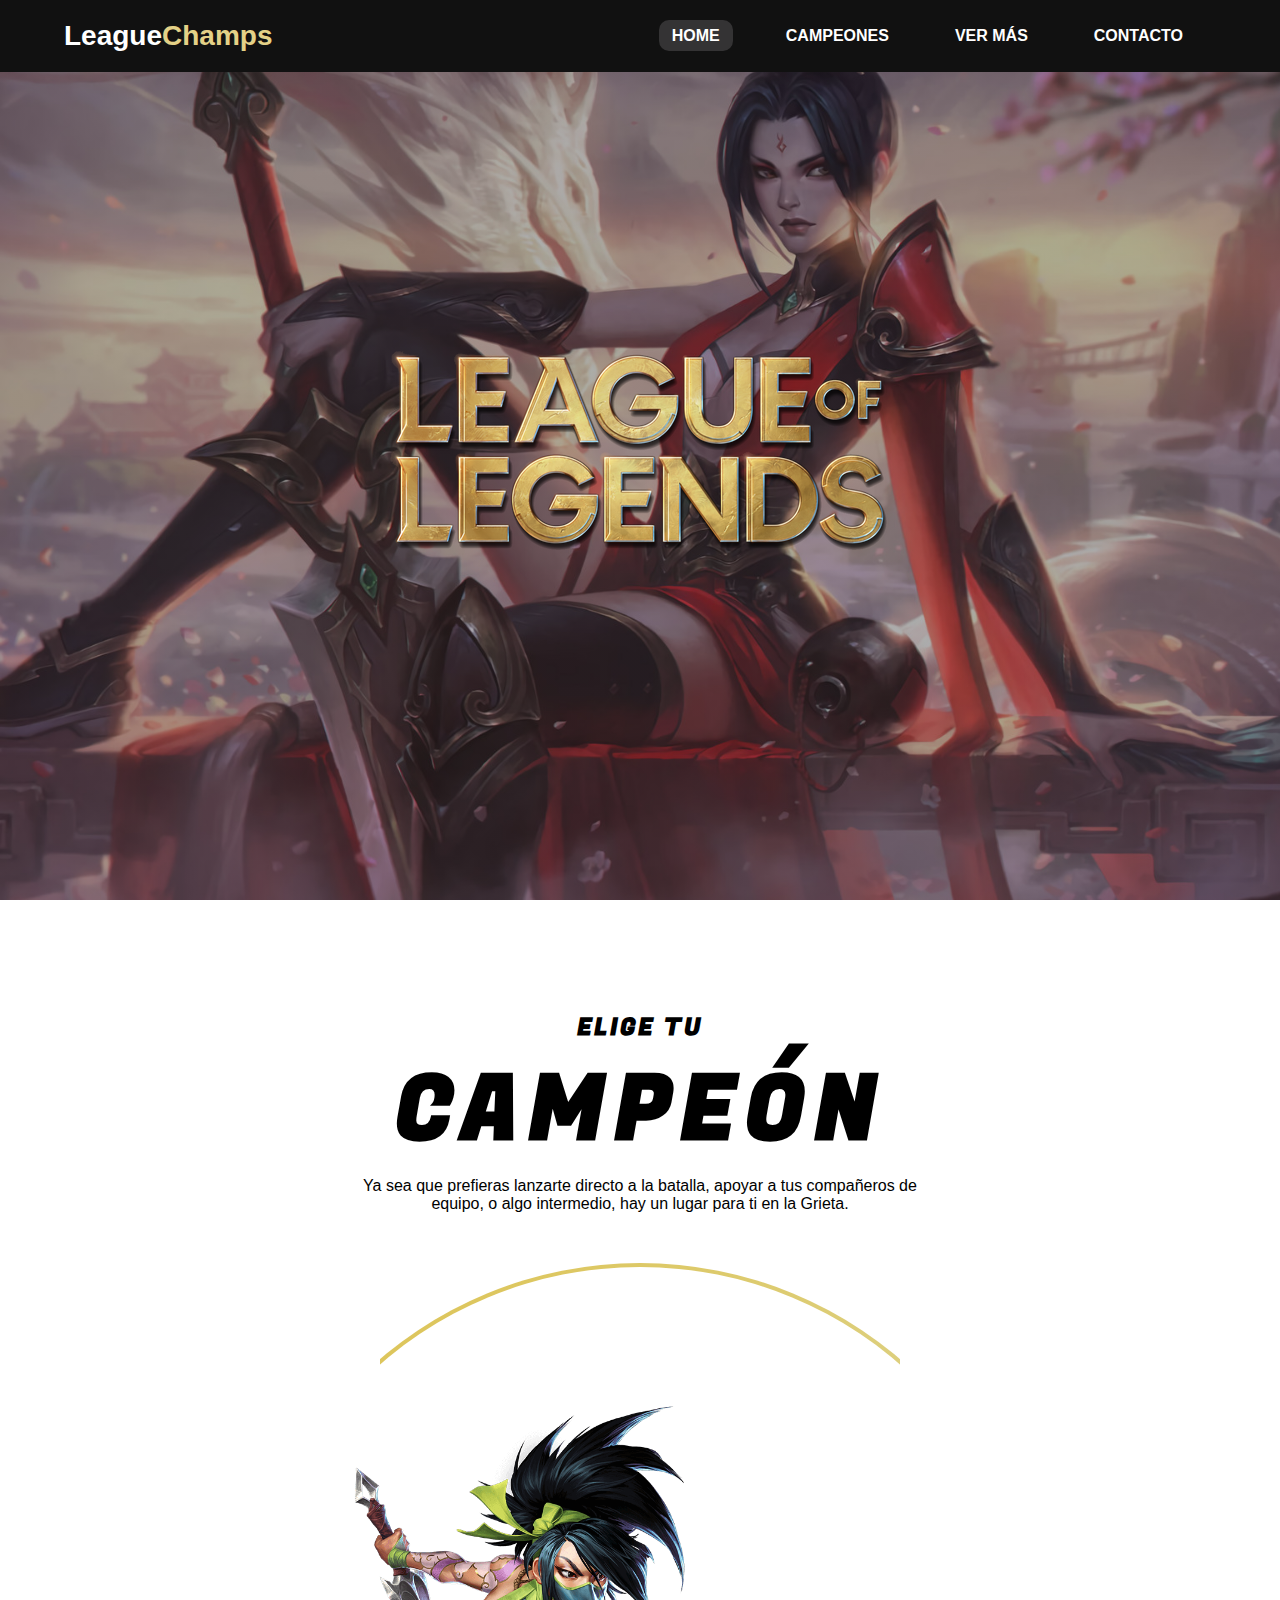
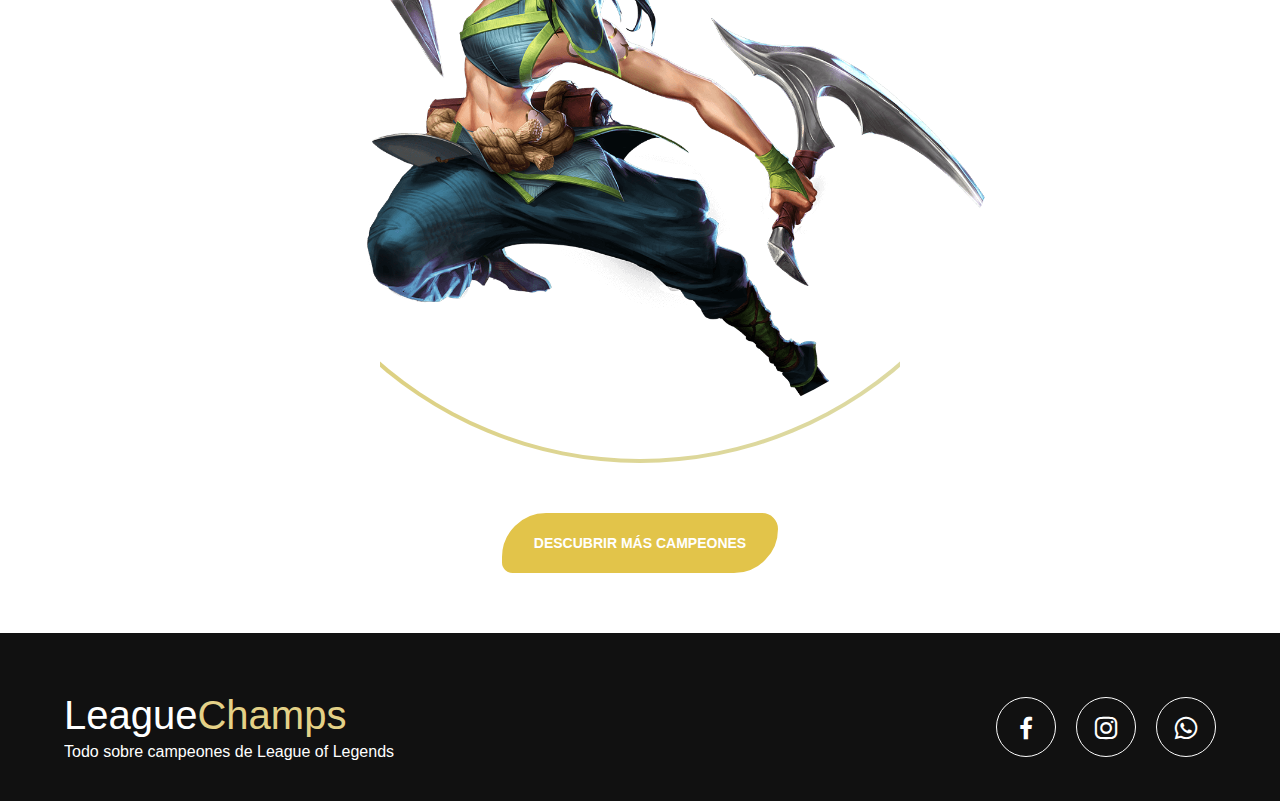
<file: rb/index.html>
<!DOCTYPE html>
<html lang="en">
<head>
    <meta charset="UTF-8">
    <meta http-equiv="X-UA-Compatible" content="IE=edge">
    <meta name="viewport" content="width=device-width, initial-scale=1.0">
    <!-- CSS only -->
    <link href='https://unpkg.com/boxicons@2.1.2/css/boxicons.min.css' rel='stylesheet'>
    <link rel="preconnect" href="https://fonts.googleapis.com">
    <link rel="preconnect" href="https://fonts.gstatic.com" crossorigin>
    <link href="https://fonts.googleapis.com/css2?family=Fira+Sans+Condensed&family=Open+Sans:wght@300;400;700&family=Poppins:wght@300;600;700;900&display=swap" rel="stylesheet">
    <link href="https://fonts.googleapis.com/css2?family=Fira+Sans+Condensed&family=Fugaz+One&family=Maven+Pro:wght@500&family=Open+Sans:wght@300;400;700&family=Poppins:wght@300;600;700;900&display=swap" rel="stylesheet">
    <link rel="stylesheet" href="estilos.css">
    <link rel="stylesheet" href="ambosestilos.css">
    <title>LeagueChamps</title>
</head>
<body>
    <header>
        <nav class="navbar">    
            <h2 class="sitename" href="#">League<span>Champs</span></h2>
            <img src="img/menu.png" alt="" class="bx-menu">
              <ul class="navbar-nav">
                <li class="nav-item "><a class="active"href="#">Home</a></li>
                <li class="nav-item"><a href="#champs">Campeones</a></li>
                <li class="nav-item"><a href="champs.html">Ver más</a></li>
                <li class="nav-item"><a href="#contacto">Contacto</a></li>
              </ul>
            </div>
          </nav>
        <div class="contenedor head">
            <img class="imagenlogo" src="img/logo.png" alt="">
        </div>
    </header>
    <main>
        <section class="campeones" id="champs">
            <div class="contenedor">
                <div class="contenedor-champs">
                    <h2 class="subtitulo">Elige tu <br><span>Campeón</span></h2>
                    <div class="data">
                        <p>Ya sea que prefieras lanzarte directo a la batalla, apoyar a tus compañeros de equipo, o algo intermedio, hay un lugar para ti en la Grieta.</p>
                    </div>
                    <div class="contenedor-img">
                        <div class='full'>
                            <div class="box">
                                <div class="content">
                                    <div class="banner">
                                        <div class="wrapper"> 
                                              <img src="img/akali.png" alt="1">
                                              <img src="img/lux.png" alt="2">
                                              <img src="img/tresh.png" alt="3">
                                              <img src="img/yasuo.png" alt="4">
                                        </div>                       
                                        </div> 
                                </div>
                            </div>      
                          </div>
                    </div>            
                    <button class="boton" onclick="location.href='champs.html'">Descubrir más campeones</a></button>
                </div>
            </div>
        </section>
        <section class="jugar">

        </section>
        <div id="elem">
        
        </div>
    </main>
    <footer id="contacto">
        <div class="contenedor footer-content">
            <div class="contact-us">
                <h2 class="brand">League<span>Champs</span></h2>
                <p>Todo sobre campeones de League of Legends</p>
            </div>
            <div class="social-media">
                <a href="https://es-la.facebook.com/" target="_blank" class="social-media-icon">
                    <i class='bx bxl-facebook'></i>
                </a>
                <a href="https://www.instagram.com/" target="_blank" class="social-media-icon">
                    <i class='bx bxl-instagram' ></i>
                </a>
                <a href="" target="_blank" class="social-media-icon">
                    <i class='bx bxl-whatsapp'></i>
                </a>
            </div>
        </div>
    </footer>
    <!-- JavaScript Bundle with Popper -->
    <script src="main.js"></script>
</body>
</html>
</file>
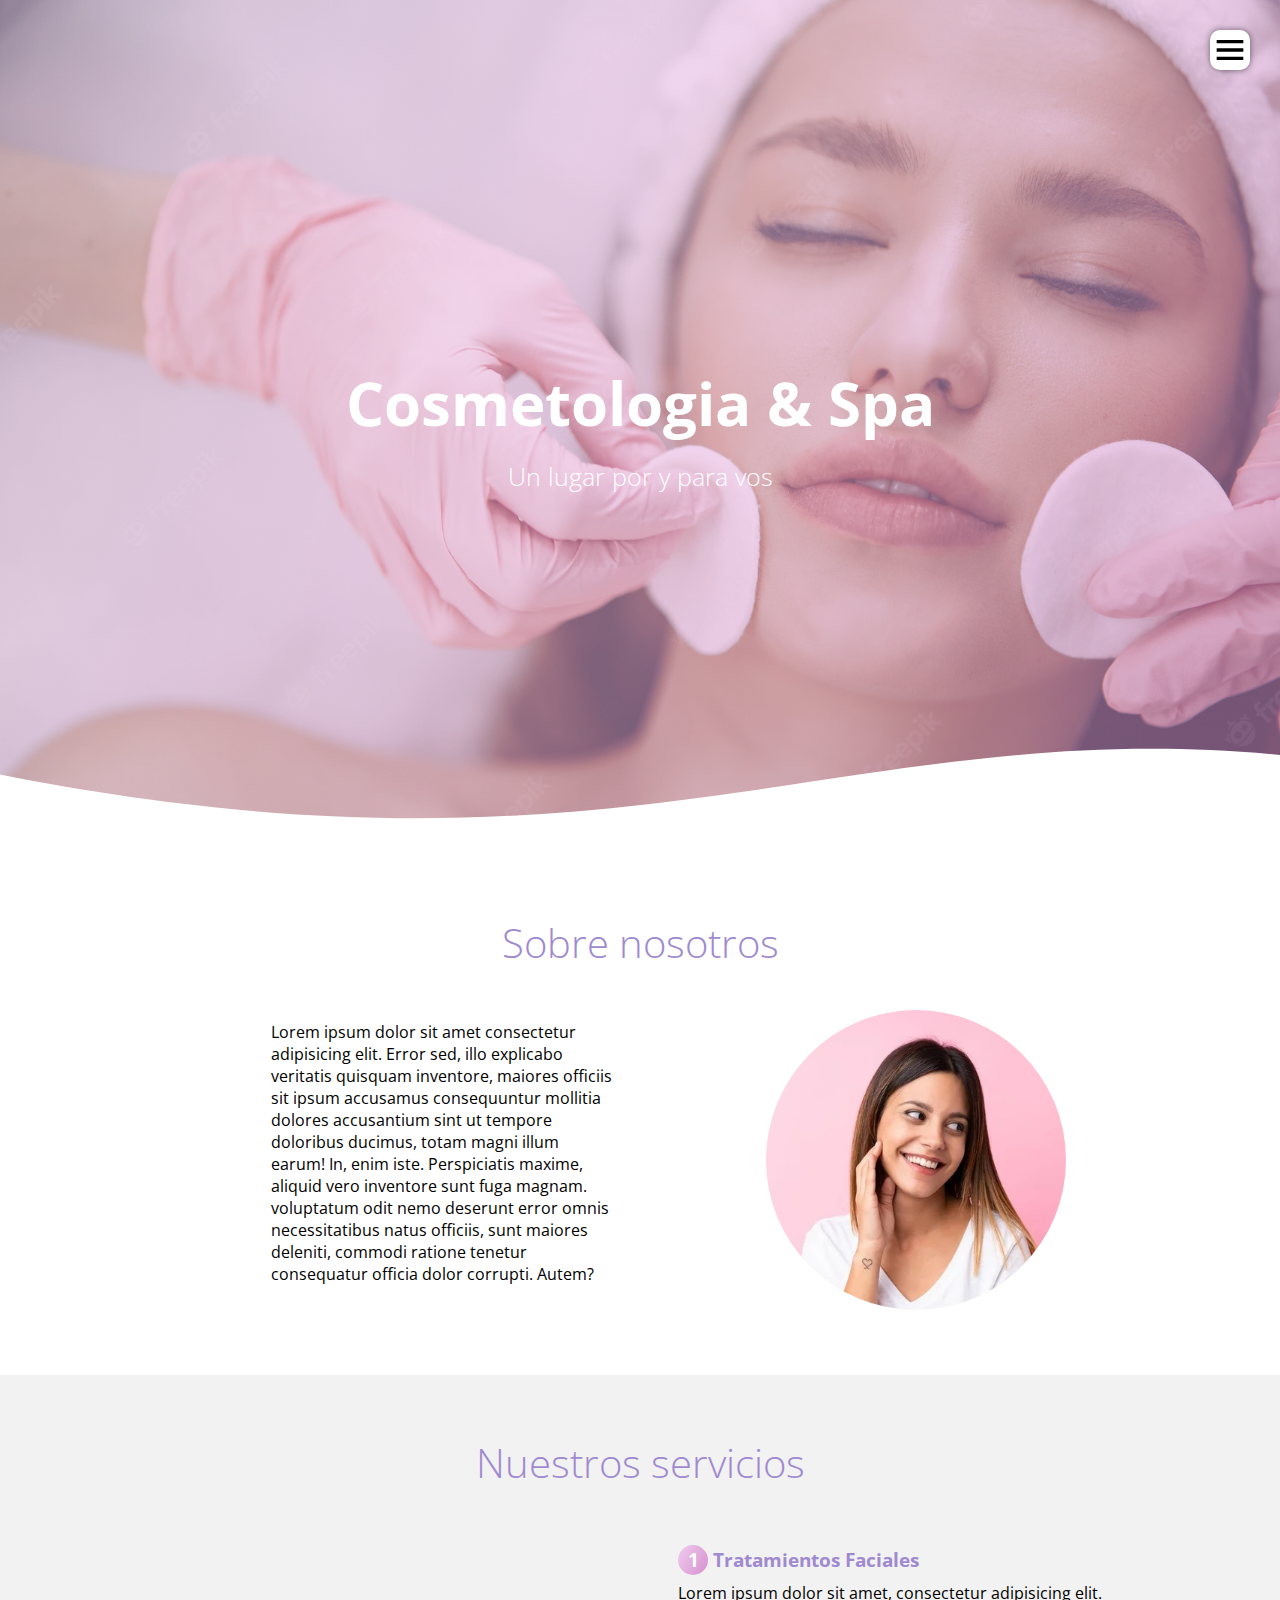
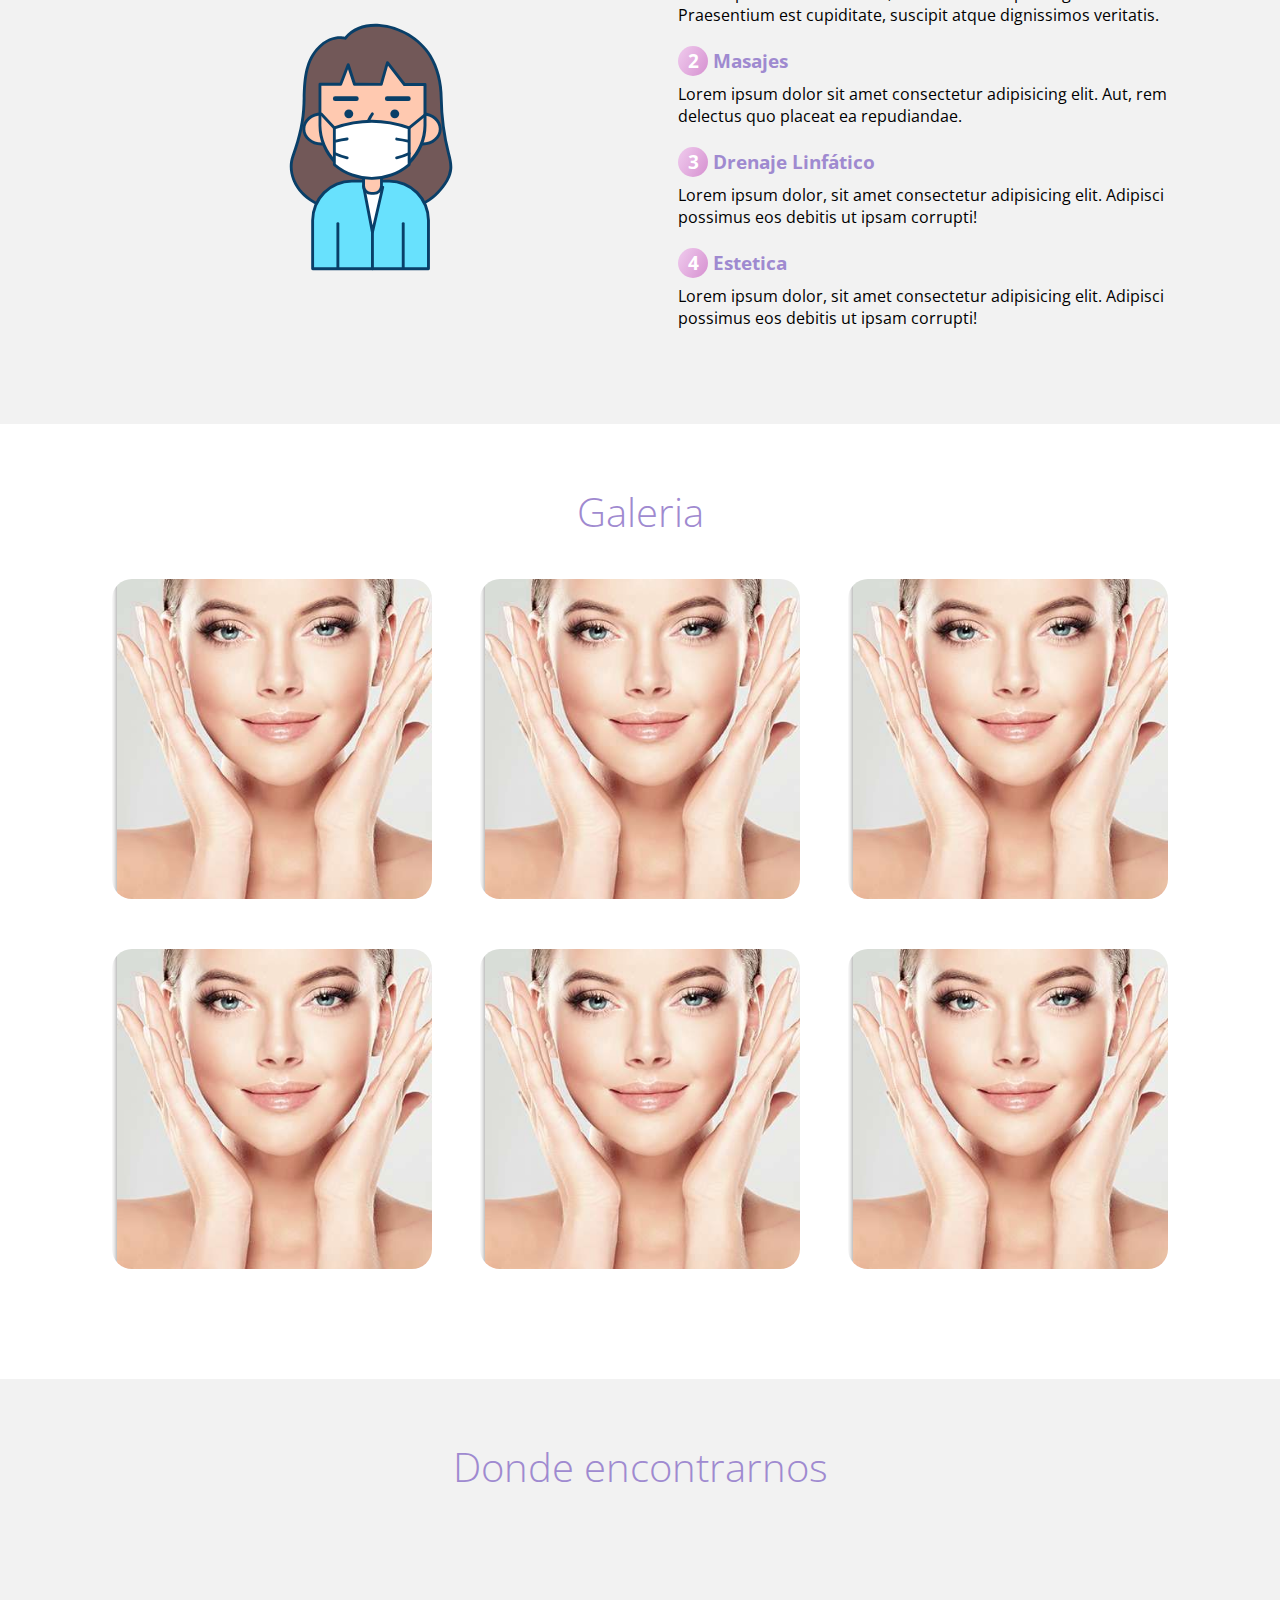
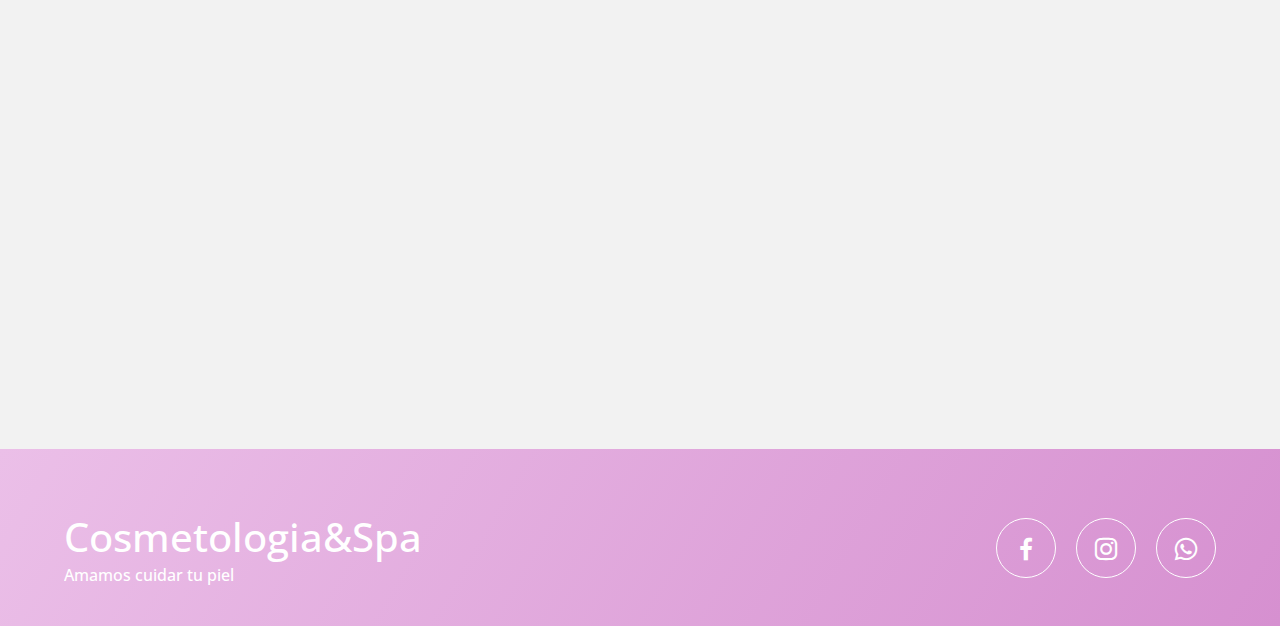
<file: responsive1/index.html>
<!DOCTYPE html>
<html lang="en">
<head>
    <meta charset="UTF-8">
    <meta http-equiv="X-UA-Compatible" content="IE=edge">
    <meta name="viewport" content="width=device-width, initial-scale=1.0">
    <link href='https://unpkg.com/boxicons@2.1.2/css/boxicons.min.css' rel='stylesheet'>
    <link rel="preconnect" href="https://fonts.googleapis.com">
    <link rel="preconnect" href="https://fonts.gstatic.com" crossorigin>
    <link href="https://fonts.googleapis.com/css2?family=Fira+Sans+Condensed&family=Open+Sans:wght@300;400;700&display=swap" rel="stylesheet">
    <link rel="stylesheet" href="estilos.css">
    <link rel="shortcut icon" href="images/icon.png">
    <title>Cosmetologia&Spa</title>
</head>
<body>
    <header class="header" id="inicio">
        <img src="images/bx-menu.svg" alt="" class="bx-menu">
        <nav class="menu-navegacion">
            <a href="#inicio">Inicio</a>
            <a href="#we">Sobre Nosotros</a>
            <a href="#servicio">Servicios</a>
            <a href="#portafolio">Galeria</a>
            <a id="prewrap" href="#localidad">Donde Encontrarnos</a>
            <a href="#contacto">Contacto</a>
        </nav>
        <div class="contenedor head">
            <h1 class="titulo">Cosmetologia & Spa</h1>
            <p class="copy">Un lugar por y para vos</p>
        </div>
        <div class="wave" style="height: 150px; overflow: hidden;" ><svg viewBox="0 0 500 150" preserveAspectRatio="none" style="height: 100%; width: 100%;"><path d="M-1.97,68.59 C244.64,194.91 330.98,8.41 500.00,49.98 L500.00,150.00 L0.00,150.00 Z" style="stroke: none; fill: #fff;"></path></svg></div>
    </header>
    <main>
        <section class="nosotros" id="we">
            <div class="contenedor">
            <h2 class="subtitulo">Sobre nosotros</h2>
            <div class="contenedor-nosotros">           
                <div class="nosotros-servicio">
                    <div class="who-text">
                        
                        <p>Lorem ipsum dolor sit amet consectetur adipisicing elit. Error sed, illo explicabo veritatis quisquam inventore, maiores officiis sit ipsum accusamus consequuntur mollitia dolores accusantium sint ut tempore doloribus ducimus, totam magni illum earum! In, enim iste. Perspiciatis maxime, aliquid vero inventore sunt fuga magnam. <br> voluptatum odit nemo deserunt error omnis necessitatibus natus officiis, sunt maiores deleniti, commodi ratione tenetur consequatur officia dolor corrupti. Autem?
                        </p>
                    </div>
                </div>
                <div class="nosotros-imagen">
                    <img src="images/f7.jpg" alt="">
                </div>
            </div>
            </div>
        </section>
        <section class="services" id="servicio">
            <div class="contenedor">
            <h2 class="subtitulo">Nuestros servicios</h2>
            <div class="contenedor-servicio">
                <img src="images/mask.svg" alt="">
                <div class="mask-servicio">
                    <div class="service">
                        <h3 class="n-service"><span class="number">1</span>Tratamientos Faciales</h3>
                        <p>Lorem ipsum dolor sit amet, consectetur adipisicing elit. Praesentium est cupiditate, suscipit atque dignissimos veritatis.</p>
                    </div>
                    <div class="service">
                        <h3 class="n-service"><span class="number">2</span>Masajes</h3>
                        <p>Lorem ipsum dolor sit amet consectetur adipisicing elit. Aut, rem delectus quo placeat ea repudiandae.</p>
                    </div>
                    <div class="service">
                        <h3 class="n-service"><span class="number">3</span>Drenaje Linfático</h3>
                        <p>Lorem ipsum dolor, sit amet consectetur adipisicing elit. Adipisci possimus eos debitis ut ipsam corrupti!</p>
                    </div>
                    <div class="service">
                        <h3 class="n-service"><span class="number">4</span>Estetica</h3>
                        <p>Lorem ipsum dolor, sit amet consectetur adipisicing elit. Adipisci possimus eos debitis ut ipsam corrupti!</p>
                    </div>
                </div>
            </div>
            </div>
        </section>
        <section class="gallery" id="portafolio">
            <div class="contenedor">
                <h2 class="subtitulo">Galeria</h2>
                <div class="contenedor-galeria">
                    <div class="box">
                        <img src="images/f2.jpg" alt="" class="img-galeria">
                        <div class="hover">
                            <h2>Microdermoabracion</h2>
                        </div>
                    </div>
                    <div class="box">
                        <img src="images/f2.jpg" alt="" class="img-galeria">
                        <div class="hover">
                            <h2>Dermaplaning</h2>
                        </div>
                    </div>
                    <div class="box">
                        <img src="images/f2.jpg" alt="" class="img-galeria">
                        <div class="hover">
                            <h2>Microneedling</h2>
                        </div>
                    </div>
                    <div class="box">
                        <img src="images/f2.jpg" alt="" class="img-galeria">
                        <div class="hover">
                            <h2>Peeling</h2>
                        </div>
                    </div>
                    <div class="box">
                        <img src="images/f2.jpg" alt="" class="img-galeria">
                        <div class="hover">
                            <h2>Radiofrecuencia</h2>
                        </div>
                    </div>
                    <div class="box">
                        <img src="images/f2.jpg" alt="" class="img-galeria">
                        <div class="hover">
                            <h2>Masajes</h2>
                        </div>
                    </div>
                </div>
            </div>
        </section>
        <section class="direccion" id="localidad">
            <div class="contenedor">
            <h2 class="subtitulo">Donde encontrarnos</h2>
            <section class="locality">
                <div class="cont-localidad">
                    <iframe src="https://www.google.com/maps/embed?pb=!1m18!1m12!1m3!1d26282.183451549274!2d-58.506256352221655!3d-34.57195994991696!2m3!1f0!2f0!3f0!3m2!1i1024!2i768!4f13.1!3m3!1m2!1s0x95bcb65c360890c1%3A0x8bd20bac2f970066!2sVilla%20Urquiza%2C%20CABA!5e0!3m2!1ses-419!2sar!4v1650767114454!5m2!1ses-419!2sar" width="600" height="450" style="border:0;" allowfullscreen="" loading="lazy" referrerpolicy="no-referrer-when-downgrade"></iframe>
                </div>
            </section>
            </div>
        </section>
    </main>
    <footer id="contacto">
        <div class="contenedor footer-content">
            <div class="contact-us">
                <h2 class="brand">Cosmetologia&Spa</h2>
                <p>Amamos cuidar tu piel</p>
            </div>
            <div class="social-media">
                <a href="https://es-la.facebook.com/" target="_blank" class="social-media-icon">
                    <i class='bx bxl-facebook'></i>
                </a>
                <a href="https://www.instagram.com/" target="_blank" class="social-media-icon">
                    <i class='bx bxl-instagram' ></i>
                </a>
                <a href="" target="_blank" class="social-media-icon">
                    <i class='bx bxl-whatsapp'></i>
                </a>
            </div>
        </div>
    </footer>
    
    
    <script src="js/menu.js"></script>
    
</body>
</html>
</file>
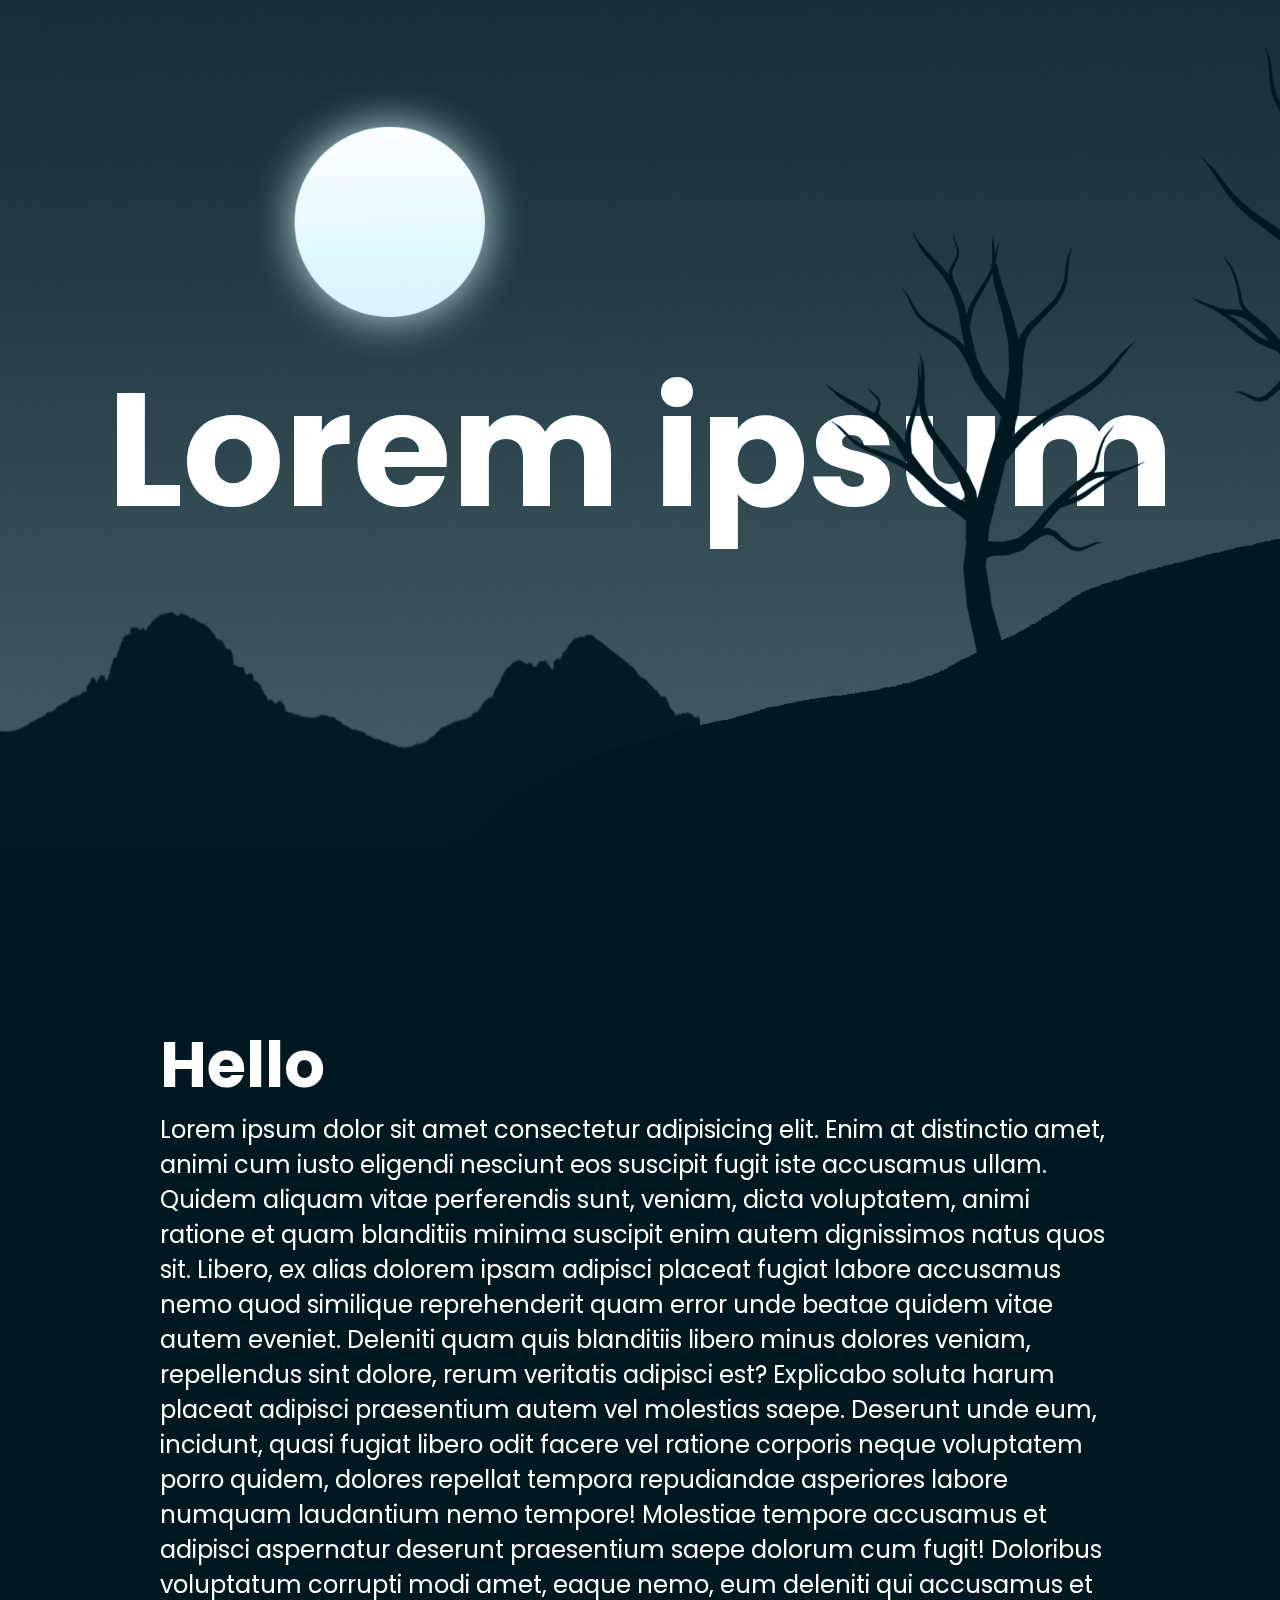
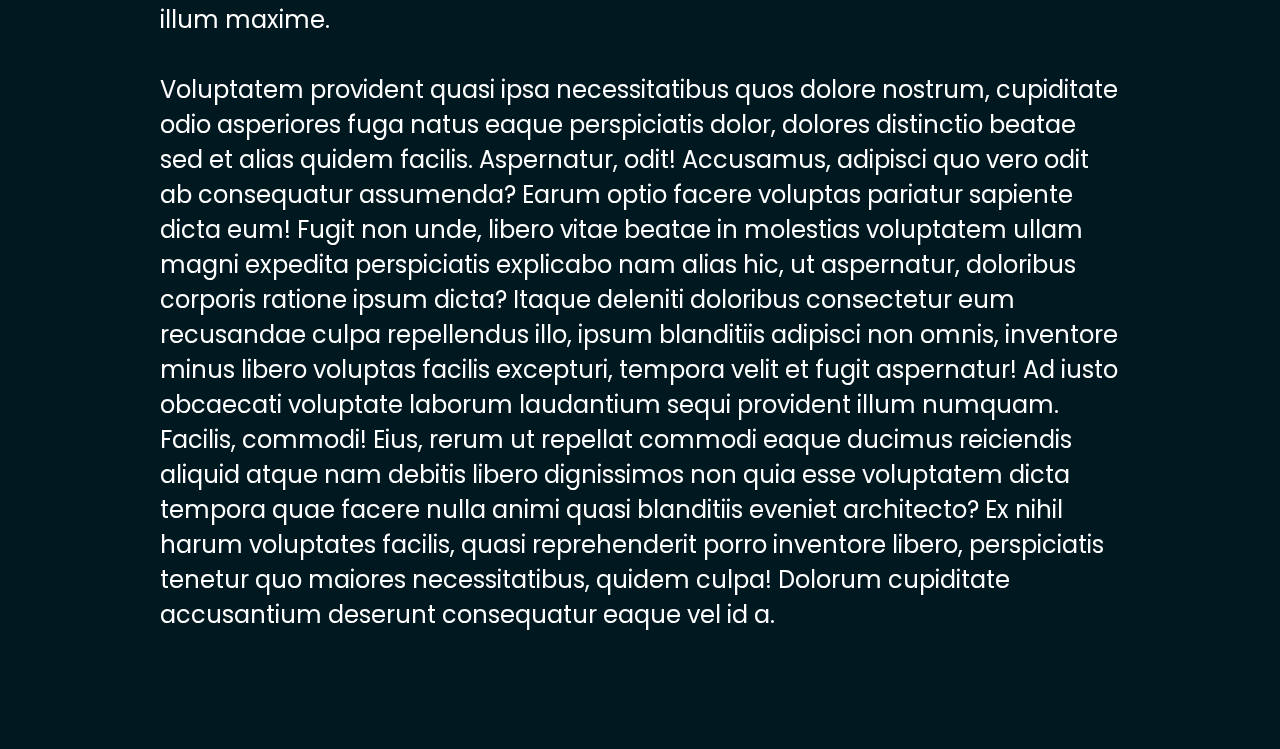
<file: scroll effect/index.html>
<!DOCTYPE html>
<html lang="en">
<head>
    <meta charset="UTF-8">
    <meta http-equiv="X-UA-Compatible" content="IE=edge">
    <meta name="viewport" content="width=device-width, initial-scale=1.0">
    <link rel="stylesheet" href="style.css">
    <title>Scroll</title>
</head>
<body>
    <section>
        <img src="fondo.png" id="fondo">
        <img src="moonhd.png" id="moon">
        <img src="silueta.png" id="silueta">
        <h2 id="text">Lorem ipsum</h2>
    </section>
    <div id="contenedor">
        <h3>Hello</h3>
        <p>Lorem ipsum dolor sit amet consectetur adipisicing elit. Enim at distinctio amet, animi cum iusto eligendi nesciunt eos suscipit fugit iste accusamus ullam. Quidem aliquam vitae perferendis sunt, veniam, dicta voluptatem, animi ratione et quam blanditiis minima suscipit enim autem dignissimos natus quos sit. Libero, ex alias dolorem ipsam adipisci placeat fugiat labore accusamus nemo quod similique reprehenderit quam error unde beatae quidem vitae autem eveniet. Deleniti quam quis blanditiis libero minus dolores veniam, repellendus sint dolore, rerum veritatis adipisci est? Explicabo soluta harum placeat adipisci praesentium autem vel molestias saepe. Deserunt unde eum, incidunt, quasi fugiat libero odit facere vel ratione corporis neque voluptatem 
            porro quidem, dolores repellat tempora repudiandae asperiores labore numquam laudantium nemo tempore! Molestiae tempore accusamus et adipisci aspernatur deserunt praesentium saepe dolorum cum fugit! Doloribus voluptatum corrupti modi amet, eaque nemo, eum deleniti qui accusamus et illum maxime. <br></br>Voluptatem provident quasi ipsa necessitatibus quos dolore nostrum, cupiditate odio asperiores fuga natus eaque perspiciatis dolor, dolores distinctio beatae sed et alias quidem facilis. Aspernatur, odit! Accusamus, adipisci quo vero odit ab consequatur assumenda? Earum optio facere voluptas pariatur sapiente dicta eum! Fugit non unde, libero vitae beatae in molestias voluptatem ullam magni expedita perspiciatis explicabo nam alias hic, ut aspernatur, 
            doloribus corporis ratione ipsum dicta? Itaque deleniti doloribus consectetur eum recusandae culpa repellendus illo, ipsum blanditiis adipisci non omnis, inventore minus libero voluptas facilis excepturi, tempora velit et fugit aspernatur! Ad iusto obcaecati voluptate laborum laudantium sequi provident illum numquam. Facilis, commodi! Eius, rerum ut repellat commodi eaque ducimus reiciendis aliquid atque nam debitis libero dignissimos non quia esse voluptatem dicta tempora quae facere nulla animi quasi blanditiis eveniet architecto? Ex nihil harum voluptates facilis, quasi reprehenderit porro inventore libero, perspiciatis tenetur quo maiores necessitatibus, quidem culpa! Dolorum cupiditate accusantium deserunt consequatur eaque vel id a.</p>
     </div>
    <script type="text/javascript">
        let fondo = document.getElementById('fondo');
        let moon = document.getElementById('moon');
        let silueta = document.getElementById('silueta');
        let text = document.getElementById('text');

        window.addEventListener('scroll', function(){
            var value = window.scrollY;

            fondo.style.top = value * 0.5 + 'px';
            moon.style.top = value * 0.5 + 'px';
            moon.style.left = value * 0.5 + 'px';
            silueta.style.top = value * 0.15 + 'px';
            text.style.top = value * 1 + 'px';
        })
    </script>
</body>
</html>
</file>
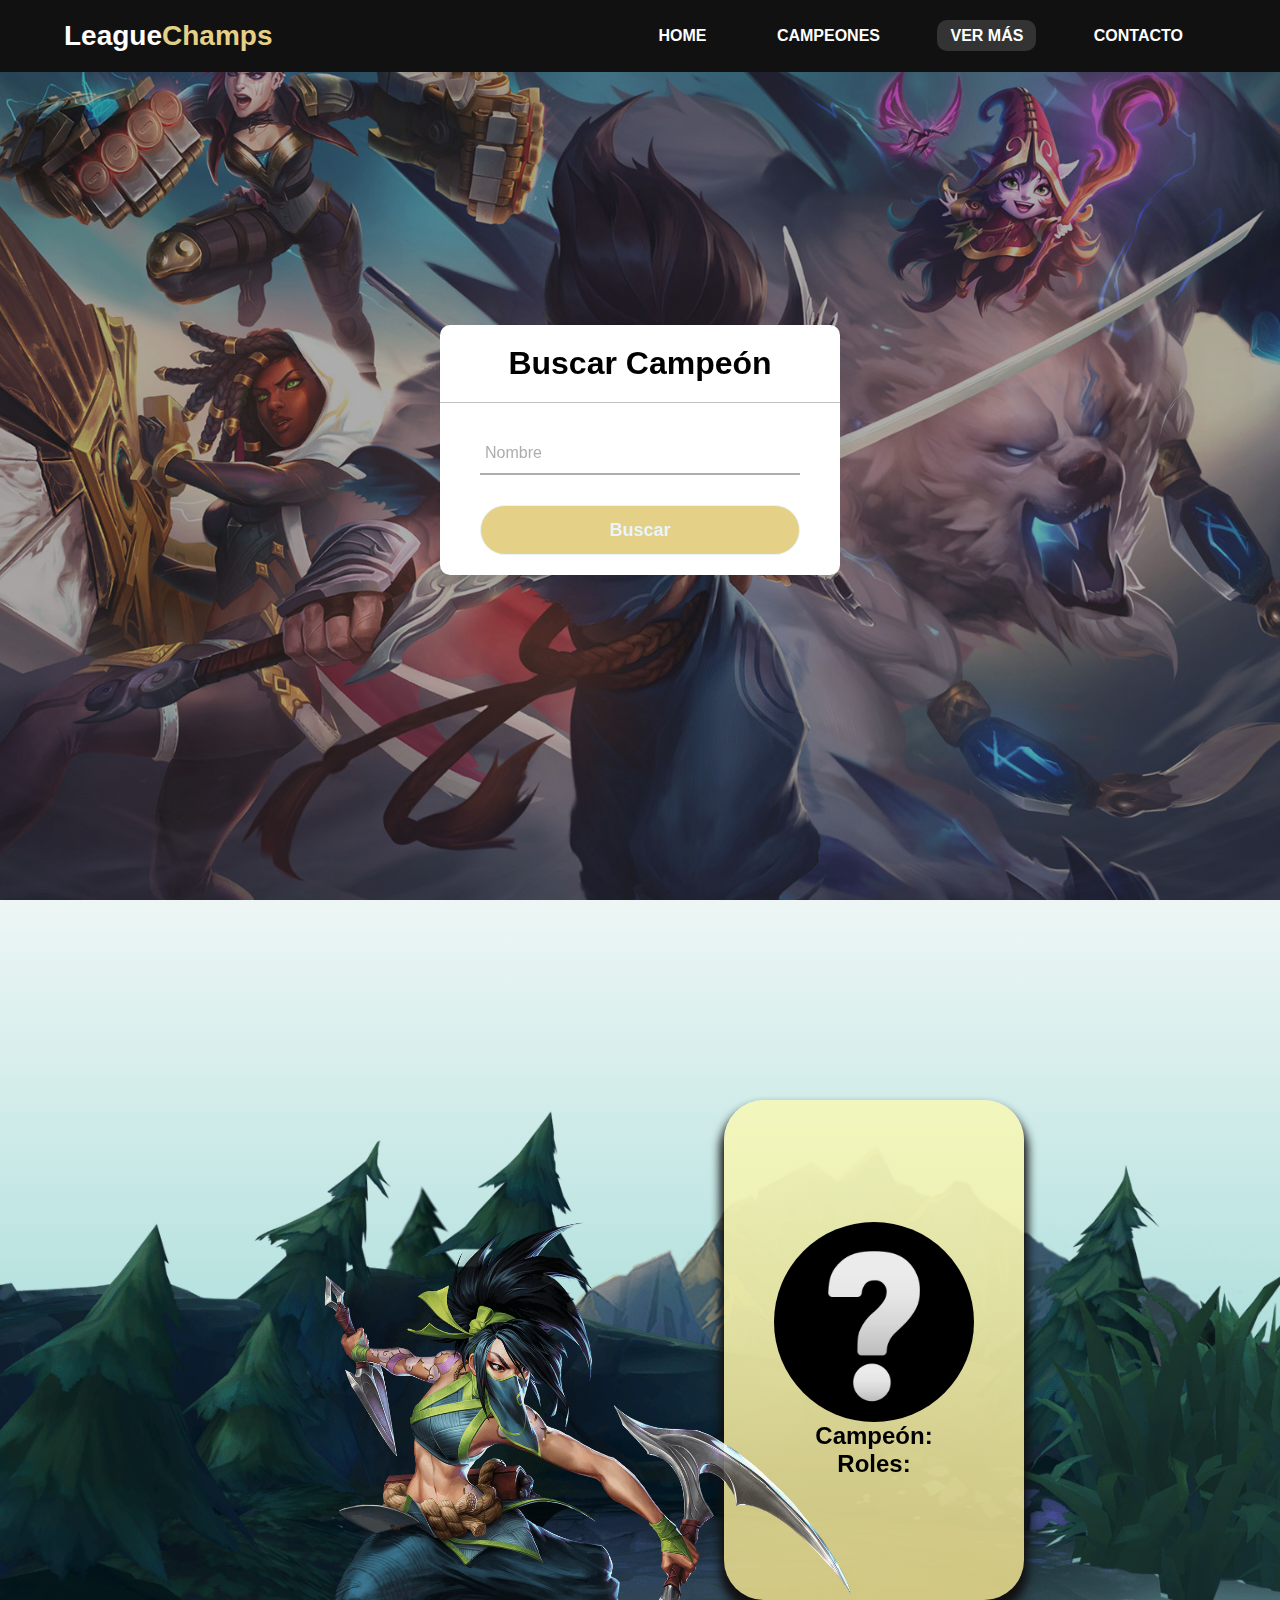
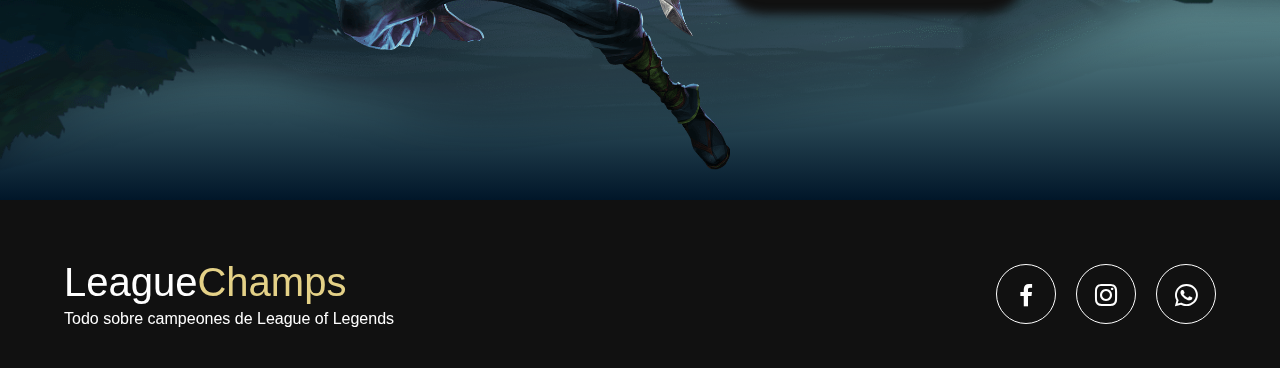
<file: rb/champs.html>
<!DOCTYPE html>
<html lang="en">
<head>
    <meta charset="UTF-8">
    <meta http-equiv="X-UA-Compatible" content="IE=edge">
    <meta name="viewport" content="width=device-width, initial-scale=1.0">
    <link href='https://unpkg.com/boxicons@2.1.2/css/boxicons.min.css' rel='stylesheet'>
    <link rel="preconnect" href="https://fonts.googleapis.com">
    <link rel="preconnect" href="https://fonts.gstatic.com" crossorigin>
    <link href="https://fonts.googleapis.com/css2?family=Fira+Sans+Condensed&family=Open+Sans:wght@300;400;700&family=Poppins:wght@300;600;700;900&display=swap" rel="stylesheet">
    <link href="https://fonts.googleapis.com/css2?family=Fira+Sans+Condensed&family=Fugaz+One&family=Maven+Pro:wght@500&family=Open+Sans:wght@300;400;700&family=Poppins:wght@300;600;700;900&display=swap" rel="stylesheet">
    <link rel="stylesheet" href="style.css">
    <link rel="stylesheet" href="ambosestilos.css">
    <title>LeagueChamps</title>
</head>
<body>
    <header>
        <nav class="navbar">    
          <img src="img/menu.png" alt="" class="bx-menu">
            <h2 class="sitename" href="#">League<span>Champs</span></h2>
              <ul class="navbar-nav">
                <li class="nav-item"><a href="index.html">Home</a></li>
                <li class="nav-item"><a href="index.html#champs">Campeones</a></li>
                <li class="nav-item"><a href="#"class="active">Ver más</a></li>
                <li class="nav-item"><a href="#contacto">Contacto</a></li>
              </ul>
            </div>
          </nav>
        <div class="contenedor head">
            
        </div>
    </header>
    <main>
      <section class="busqueda">
        <div class="center">
            <h1>Buscar Campeón</h1>
            <form id="form" method="get">
              <div class="txt_field">
                <input id="name" type="text" name="name" required>
                <span></span>
                <label>Nombre</label>
              </div>       
              <div class="contenedor-submit">
                <button class="boton" onclick="location.href='#cont'" type="submit">Buscar</button>
             </div>
            </form>
          </div>
          <section class="mostrar" id="cont">
            <div class="contenedor">
              <div class="contenedor-busqueda">
                <div class="lol">           
                    <img src="img/mon2.png" class="fotito" id="moon">
                    <img src="img/mon1.png" class="fotito" id="silueta">   
                    <div class="contenedor-skins">
                      <ul class="skins">
                        <li class="skin"><img src="img/skin1.png"></li>
                        <li class="skin"><img src="img/skin2.png"></li>
                        <li class="skin"><img src="img/skin3.png"></li>
                        <li class="skin"><img src="img/akali.png"></li>
                      </ul>  
                    <div class="conteiner-tarjeta">
                      <div class="tarjeta">
                        <div class="pic">
                          <div class="imagen-champ">
                            <img src="img/signo.png" id="imageBox"/>
                        </div>   
                        
                      </div>
                      <div id="name-champ">
                        <p>Campeón: </p>
                        
                      </div>
                      <div id="role-champ">
                        <p>Roles: </p>
                        
                      </div>
                    </div>
                    </div>  
                    
                    
                  </div>
                </div>
                
              </div>
                
              
            </div>
          </section>
    </main>
    <footer id="contacto">
        <div class="contenedor footer-content">
            <div class="contact-us">
                <h2 class="brand">League<span>Champs</span></h2>
                <p>Todo sobre campeones de League of Legends</p>
            </div>
            <div class="social-media">
                <a href="https://es-la.facebook.com/" target="_blank" class="social-media-icon">
                    <i class='bx bxl-facebook'></i>
                </a>
                <a href="https://www.instagram.com/" target="_blank" class="social-media-icon">
                    <i class='bx bxl-instagram' ></i>
                </a>
                <a href="" target="_blank" class="social-media-icon">
                    <i class='bx bxl-whatsapp'></i>
                </a>
            </div>
        </div>
    </footer>
    <script type="text/javascript" src="script.js"></script>
    <script src="main.js"></script>
</body>
</html>
</file>
<file: rb/estilos.css>
*{
    margin: 0;
    padding: 0;
    box-sizing: border-box;
    font-family: 'Josefin Sans', sans-serif;
}

header{
    height: 100vh;
    background-image: linear-gradient(120deg, rgba(36, 35, 36, 0.377) 0%, rgba(36, 35, 36, 0.377) 100%), url(img/por2.jpg);
    background-repeat: no-repeat;
    background-size: cover;
    background-attachment: fixed;
    background-position:top;
    overflow: hidden;
    position: relative;
}

:root{
    scroll-behavior: smooth !important;
}

.navbar{
    display: flex;
    align-items: center;
    justify-content: space-between;
    padding-top: 17px;
    padding-left: 5%;
    padding-right: 5%;
    padding-bottom: 17px;
    background-color: rgb(17, 17, 17);
}

.sitename{
    color: white;
    font-size: 28px;
    font-weight: bold;
}

.sitename span{
    color: rgb(228,209,135);
}

.navbar{
    position:fixed;
    width: 100%;
    z-index: 999999;
}

.navbar-nav{
    display: flex;
}


.navbar ul li{
    list-style-type: none;
    display: inline-block;
    padding: 10px 20px;
}

.navbar ul li a{
    color: white;
    text-decoration: none;
    font-weight: bold;
    padding: 7px 13px;
    border-radius: 10px;
    text-transform: uppercase;
}

.navbar ul a:hover{
    color: rgb(228,209,135);
    transition: .3s;
}



.bx-menu{
    position: absolute;
    top: 20px;
    right: 1rem;
    display: none;
    flex-direction: column;
    justify-content: space-between;
    width: 40px;
    height: 31px;
    cursor: pointer;
}




.active,a:hover{
    background: rgba(150, 145, 150, 0.267);
    transition: .3s;
}

.head{
    text-align: center;
    padding: 0;
    height: 100%;
    display: flex;
    justify-content: center;
    align-items: center;
    flex-direction: column;
    color: #fff;
    
}

.subtitulo{
    letter-spacing: 0.1em;
    padding: 0;
    text-align: center;
    font-family: 'Fugaz One', cursive;
    text-transform: uppercase;
    font-size: 1.5rem;
}

.subtitulo span{
    letter-spacing: 0.1em;
    padding: 0;
    text-align: center;
    font-family: 'Fugaz One', cursive;
    text-transform: uppercase;
    font-size: 90px;
}


.contenedor{
    width: 90%;
    max-width: 1200px;
    overflow: hidden;
    margin: auto;
    padding: 60px 0;
}

.contenedor-champs{
    padding-top: 50px;
    display: flex;
    justify-content: center;
    align-items: center;
    flex-direction: column;
}

.data{
    max-width: 600px;
    text-align: center;
}




.full{
    padding: 50px;
}

.box{
    
    position: relative;
    width: 800px;
    height: 800px;
    background-color: rgba(255, 255, 255, 0.5);
    border-radius: 50%;
    overflow: hidden;
}

.box::before{
    content: '';
    position: absolute;
    inset: -10px 140px;
    background: linear-gradient(315deg, #dddba8, #ddc456);
    transition: 0.5s;
    animation: animate 4s linear infinite;
}

.box:hover::before{
    inset: -20px 0px;
}

@keyframes animate{
    0%{
        transform: rotate(0deg);
    }
    100%{
        transform: rotate(360deg);
    }
}

.box::after{
    content: '';
    position: absolute;
    inset: 4px;
    background: white;
    border-radius: 50%;
    z-index: 1;
}

.content{
    position: absolute;
    inset: 30px;
    overflow: hidden;
    z-index: 3;
    border-radius: 50%;
   
}

.content img{
    
    position: absolute;
    top: 0;
    left: 0;
    width: 100%;
    height: 100%;
    object-fit: cover;
    
}


.banner {

    width: 100%;
    height: 100%;
    transition: all 0.2s ease-in-out;
    
    
   
   
    
}

.wrapper{
    
    width: 100%;
    height:auto;
    display: flex;
    animation: slide 13s infinite alternate ease-in-out;
    
}

.wrapper img{
    z-index: 0;
    width: 100%;
    position: relative;
}



.boton{   
        font-size: 14px;
        font-weight: bold;
        color: #fff;
        background-color: rgb(226, 196, 74);
        padding: 20px 30px;
        border: solid rgb(226, 196, 74) 2px;
        box-shadow: rgb(0, 0, 0) 0px 0px 0px 0px;
        border-radius: 50px 18px 50px 12px;
        transition : 1000ms;
        transform: translateY(0);
        display: flex;
        flex-direction: row;
        align-items: center;
        cursor: pointer;
        text-transform: uppercase;
        text-decoration: none;
}

.boton:hover{

    transition : 1000ms;
    padding: 20px 50px;
    transform : translateY(-0px);
    background-color: #ffffff;
    color: rgb(226, 196, 74);
    border: solid 2px rgb(226, 196, 74);
}





@keyframes slide{
    0%{
        transform: translateX(0);
    }
    25%{
        transform: translateX(0);
    }
    30%{
        transform: translateX(-100%);
    }
    50%{
        transform: translateX(-100%);
    }
    55%{
        transform: translateX(-200%);
    }
    75%{
        transform: translateX(-200%);
    }
    80%{
        transform: translateX(-300%);
    }
    100%{
        transform: translateX(-300%);
    }
}



footer{
    background: rgb(17, 17, 17);
    padding-bottom: 0.1px;
}

.footer-content{
    display: flex;
    justify-content: space-between;
    align-items: center;
    flex-wrap: wrap;
    padding-top: 60px;
    padding-bottom: 40px;
}

.contact-us{
    width: 40%;
    color: #fff;
}

.brand{
    font-weight: 500;
    font-size: 40px;
    padding-bottom: 5px;
}

.brand+p{
    font-weight: 500;
}

.brand span{
    color: rgb(228,209,135);
}

.social-media{
    width: 50%;
    display: flex;
    justify-content: flex-end;
}

.social-media-icon{
    display: inline-block;
    margin-left: 20px;
    width: 60px;
    height: 60px;
    border: 1px solid #fff;
    border-radius: 50%;
    text-align: center;
    color: #fff;
}

.social-media-icon:hover{
    background: #fff;
    color: rgb(17,17,17);
}

.social-media-icon i{
    font-size: 30px;
    line-height: 60px;
}




@media screen and (max-width:1200px) {
    .box{
        height: 700px;
        width: 700px;
    }
}

@media screen and (max-width:800px) {
    header{
        min-height: 100%;
    }
    
    .box{
        height: 500px;
        width: 500px;
    }
  

  }


@media screen and (max-width:580px) {
    .head img{
        width: 400px;

    }

    .subtitulo{
        
        font-size: 1rem;
    }
    
    .subtitulo span{
        
        font-size: 50px;
    }

    .data{
        width: 400px;
    }
    .data p{
        font-size: 15px;
    }

    .box{
        height: 400px;
        width: 400px;
    }
  
    
    
  }

  

  @media screen and (max-width:450px) {
    .head img{
        width: 300px;
    }
  }
</file>
<file: rb/ambosestilos.css>
@media screen and (max-width:920px) {
    .bx-menu{
        display: flex;
    }

    .navbar-nav{
        display: none;
        width: 100%;
    }
    .navbar{
        flex-direction: column;
        align-items: flex-start;
    }

    .navbar-nav{
        width: 100%;
        flex-direction: column;
    }

    .navbar-nav{
        padding-top: 5px;
    }

    .navbar ul li a{
        padding-left: 40%;
        padding-right: 40%;
    }

    .navbar-nav{
        text-align: center;
    }

    .active,a:hover{
        background: none;
        transition: .3s;
    }

    .navbar-nav.act{
        display: flex;
    }
}

@media screen and (max-width:480px) {
    .navbar ul li a{
        padding-left: 32%;
        padding-right: 32%;
    }
  }



@media screen and (max-width:800px) {
    .footer-content{
        justify-content: center;
    }
  
    .social-media{
        width: 80%;
        justify-content: space-evenly;
    }
  
    .social-media-icon{
        margin-left: 0;
    }
  
    .social-media i{
        margin-left: 0;
    }
  
    .contact-us{
        text-align: center;
        width: 80%;
        margin-bottom: 40px;
    }
}

@media screen and (max-width:580px) {
    .navbar ul li a{
        padding-left: 36%;
        padding-right: 36%;
    }
    
    .contact-us{
        text-align: center;
        width: 80%;
        margin-bottom: 40px;
    }
    
    .contact-us h2{
        font-size: 25px;
    }
    
    .social-media{
        width: 100%;
    }
}


@media screen and (max-width:480px) {
    .navbar ul li a{
        padding-left: 27%;
        padding-right: 27%;
        
    }
    .navbar ul li {
        padding-left: 0;
        padding-right: 0;
    }
  }
</file>
<file: responsive1/estilos.css>
*{
    margin: 0;
    padding: 0;
    box-sizing: border-box;
}

:root{
    scroll-behavior: smooth !important;
}

body{
    font-family: 'Fira Sans Condensed', sans-serif;
    font-family: 'Open Sans', sans-serif;
}

.contenedor{
    width: 90%;
    max-width: 1200px;
    overflow: hidden;
    margin: auto;
    padding: 60px 0;
}


header{
    height: 95vh;
    background-image: linear-gradient(120deg, rgba(240, 204, 238, 0.5) 0%, rgba(214, 144, 208, 0.5) 100%), url(images/portada.jpg);
    background-repeat: no-repeat;
    background-size: cover;
    background-attachment: fixed;
    background-position: center;
    overflow: hidden;
    position: relative;
}

.head{
    text-align: center;
    padding: 0;
    height: 100%;
    display: flex;
    justify-content: center;
    align-items: center;
    flex-direction: column;
    color: #fff;
}

.contenedor-flecha{   
    position: absolute;
    margin-top: 70vh;
}



.flecha img{
    height: 50px;
    opacity: 40%;
}

.wave{
    position: absolute;
    bottom: 0;
    width: 100%;
}

.contenedor-servicio img{ 
    width: 50% !important; 
}

.bx-menu{
    z-index: 99;
    position: fixed;
    top: 30px;
    right: 30px;
    background: rgb(255, 255, 255);
    width: 40px;
    height: 40px;
    cursor: pointer;
    border-radius: 10px;
    box-shadow: 0 0 6px rgba(0, 0, 0, .5);
}

.menu-navegacion{
    z-index: 999 !important;
    position: fixed;
    top: 0;
    right: 0;
    width: 40vw;
    height: 100%;
    background-image: linear-gradient(135deg, #667eea 0%, #764ba2 100%);
    display: flex;
    flex-direction: column;
    justify-content: space-evenly;
    align-items: center;
    transition: transform .6s ease-in-out;
    transform: translate(110%);
    box-shadow: 0 0 0 rgba(0, 0, 0, .5);
    
}

.menu-navegacion a{
    font-size: 25px;
    text-decoration: none;
    color: #fff;
    
}



.spread{
    transform: translate(0);
}


.menu-navegacio a{
    color: #fff;
    text-decoration: none;
}

.titulo{
    font-size: 60px;
    margin-bottom: 15px;
}

.copy{
    font-weight: 300;
    font-size: 25px;
}

.subtitulo{
    text-align: center;
    font-weight: 300;
    color: #9f8ad0;
    margin-bottom: 40px;
    font-size: 40px;
}




.nosotros{
    padding: 0;
}


.contenedor-nosotros{
    display: flex;
    justify-content: space-evenly;
    align-items: center;
    flex-wrap: wrap;
}



.nosotros-imagen img{
    width: 300px;
    border-radius: 150px;
    height: 300px;
}

.nosotros-servicio{
    width: 35%;
    padding-left: 5%;
}

.who-text{
    margin-bottom: 20px;
}


.services{
    background: #f2f2f2;
    
    
}

.contenedor-servicio{
    display: flex;
    justify-content: space-evenly;
    align-items: center;
    flex-wrap: wrap;
}

.contenedor-servicio img{
    width: 220px;
}

.mask-servicio{
    width: 45%;
}

.service{
    margin-bottom: 20px;
}

.n-service{
    margin-bottom: 7px;
    color: #9f8ad0;
}


.number{
    display: inline-block;
    background-image: linear-gradient(120deg, rgba(240, 204, 238, 1) 0%, rgba(214, 144, 208, 1) 100%);
    width: 30px;
    height: 30px;
    color: #fff;
    text-align: center;
    border-radius: 50%;
    font-weight: 700;
    line-height: 30px;
    margin-right: 5px;
}

/*.gallery{
    background: #f2f2f2;
}*/

.contenedor-galeria{
    display: flex;
    justify-content: space-evenly;
    flex-wrap: wrap;
    
}

.img-galeria{
    margin-left: 5px;
    object-fit: cover;
    width: 320px;
    height: 320px;
    display: block;
    margin-bottom: 50px;
    box-shadow: 0 0 6px rgba(0, 0, 0, .5);
    cursor: pointer;
    
}




.box{
    width: 320px;
    height: 320px;
    text-align: center;
    overflow: hidden;
    position: relative;
    margin-bottom: 50px;
    border-radius: 20px;
    cursor: pointer;
    
}

.box img{
    width: 320px;
    height: 320px;
    object-fit: cover;
    box-shadow: 0 0 6px rgba(0, 0, 0, .5);
}

.box .hover{
    width: 0%;
    height: 320px;
    background-color: rgba(78, 73, 73, 0.507);
    position: absolute;
    top: 0;
    display: flex;
    justify-content: center;
    align-items: center;
    overflow: hidden;
    transition: .4s all;
    cursor: pointer;
}

.hover h2{
    color: aliceblue;
    text-shadow: 1px 1px 1px black;
    font-size: 20px;
    text-transform: uppercase;
}

.box:hover .hover{
    width: 100%;
    margin-left: 5px;
    
    
}


.direccion{
    background: #f2f2f2;
    
}


.locality{
    display: flex;
    justify-content: center;
    align-items: center;
}




footer{
    background-image: linear-gradient(120deg, rgb(235, 191, 232) 0%, rgba(214, 144, 208, 1) 100%);
    padding-bottom: 0.1px;
}

.footer-content{
    display: flex;
    justify-content: space-between;
    align-items: center;
    flex-wrap: wrap;
    padding-top: 60px;
    padding-bottom: 40px;
}

.contact-us{
    width: 40%;
    color: #fff;
}

.brand{
    font-weight: 500;
    font-size: 40px;
}

.brand+p{
    font-weight: 500;
}

.social-media{
    width: 50%;
    display: flex;
    justify-content: flex-end;
}

.social-media-icon{
    display: inline-block;
    margin-left: 20px;
    width: 60px;
    height: 60px;
    border: 1px solid #fff;
    border-radius: 50%;
    text-align: center;
    color: #fff;
}

.social-media-icon:hover{
    background: #fff;
    color: #764ba2;
}

.social-media-icon i{
    font-size: 30px;
    line-height: 60px;
}

.line{
    width: 90%;
    max-width: 1200px;
    margin: 0 auto;
    height: 2px;
    background: #fff;
    margin-bottom: 60px;
}


@media screen and (max-width:800px) {
    .header{
        height: 90vh;
    }
    
    .menu-navegacion{
        width: 50vw;
    }

    .titulo{
        font-size: 40px;
    }

    .contenedor-servicio img{
        width: 80% !important;
        margin-bottom: 40px;
    }

    .who-text{
        text-align:center;
        margin-bottom: 50px;
    }

    .nosotros-servicio{
        width: 90%;
    }
    .nosotros-imagen img{
        width: 250px;
        height: 250px;
        margin-bottom: 40px;
    }

    .mask-servicio{
        width: 80%;
    }

    .service{
        margin-bottom: 30px;
    }


    .box{
        width: 45%;
        margin-bottom: 15px;
    }

    


    .img-galeria:hover{
        transform:none;
        
    }

    .cont-localidad iframe{
        width: 50vh;
        height: 500px;
        
    }
    
    .footer-content{
        justify-content: center;
    }

    .social-media{
        width: 80%;
        justify-content: space-evenly;
    }

    .social-media-icon{
        margin-left: 0;
    }

    .social-media i{
        margin-left: 0;
    }

    .contact-us{
        text-align: center;
        width: 80%;
        margin-bottom: 40px;
    }
    
}

@media screen and (max-width:500px) {
    .header{
        height: 90vh;
    }
    
    .menu-navegacion{
        width:65vw;
    }

    .bx-menu{
        top: 20px;
        right: 20px;
    }

    .titulo{
        font-size: 40px;
    }
    
    .subtitulo{
        font-size: 30px;
    }


    

    .box{
        width: 80%;
        overflow: hidden;
        display: flex;
        justify-content: space-evenly;
        align-items: center;
        flex-wrap: wrap;
    }

    

    .box:hover .hover{
        width: 320px;
        overflow: hidden;
        
    }
    

    .cont-localidad iframe{
        width: 40vh;
        height: 500px;
        
    }

    .contact-us{
        text-align: center;
        width: 80%;
        margin-bottom: 40px;
    }

    .contact-us h2{
        font-size: 25px;
    }

    .social-media{
        width: 100%;
    }

    a#prewrap{
        white-space: pre-wrap;
        text-align: center;
    }
    
}
</file>
<file: scroll effect/style.css>
@import url('https://fonts.googleapis.com/css2?family=Fira+Sans+Condensed&family=Open+Sans:wght@300;400;700&family=Poppins:wght@300;600;700;900&display=swap');

*{
    margin: 0;
    padding: 0;
    font-family: 'Poppins';
}

body{
    background: #001820;
    min-height: 1500px;
}

section{
    position: relative;
    width: 100%;
    height: 100vh;
    overflow: hidden;
    display: flex;
    justify-content: center;
    align-items: center;
}

section::before{
    content: '';
    position: absolute;
    bottom: 0;
    width: 100%;
    height: 100px;
    background: linear-gradient(to top, #001820, transparent);
    z-index: 10000;
}

section::after{
    content: '';
    position: absolute;
    top: 0;
    left: 0;
    width: 100%;
    height: 100%;
    background: #001820;
    z-index: 10000;
    mix-blend-mode: color;
}

section img{
    position: absolute;
    top: 0;
    left: 0;
    width: 100%;
    height: 100%;
    object-fit: cover;
    pointer-events: none;
}

#text{
    position: relative;
    color: #fff;
    font-size: 10em;
    z-index: 1;
}

#silueta{
    z-index: 2;
}

#contenedor{
    padding: 13vh;
    justify-content: center;
    align-items: center;
    margin: auto;
    width: 75%;
    
}

#contenedor h3{
    color: #fff;
    font-size: 4em;
    
}

#contenedor p{
    color: #fff;
    font-size: 1.5em;
}
</file>
<file: rb/style.css>
*{
    margin: 0;
    padding: 0;
    box-sizing: border-box;
    font-family: 'Josefin Sans', sans-serif;
}

:root{
    scroll-behavior: smooth !important;
}

header{
    height: 100vh;
    background-image: linear-gradient(120deg, rgba(36, 35, 36, 0.377) 0%, rgba(36, 35, 36, 0.377) 100%), url(img/por1.jpg);
    background-repeat: no-repeat;
    background-size: cover;
    background-attachment: fixed;
    background-position: top;
    overflow: hidden;
    position: relative;
}

.bx-menu{
  position: absolute;
  top: 20px;
  right: 1rem;
  display: none;
  flex-direction: column;
  justify-content: space-between;
  width: 40px;
  height: 31px;
  cursor: pointer;
}

.navbar{
    display: flex;
    align-items: center;
    justify-content: space-between;
    padding-top: 17px;
    padding-left: 5%;
    padding-right: 5%;
    padding-bottom: 17px;
    background-color: rgb(17, 17, 17);
}

.sitename{
    color: white;
    font-size: 28px;
    font-weight: bold;
}

.sitename span{
    color: rgb(228,209,135);
}

.navbar{
    position:fixed;
    width: 100%;
    z-index: 999999;
}

.navbar ul li{
    list-style-type: none;
    display: inline-block;
    padding: 10px 20px;
}

.navbar ul li a{
    color: white;
    text-decoration: none;
    font-weight: bold;
    padding: 7px 13px;
    border-radius: 10px;
    text-transform: uppercase;
}

.navbar ul li a:hover{
    color: rgb(228,209,135);
    transition: .3s;
}

.active,a:hover{
    background: rgba(150, 145, 150, 0.267);
    transition: .3s;
}



.center{
    position: absolute;
    top: 50%;
    left: 50%;
    transform: translate(-50%, -50%);
    width: 400px;
    background: white;
    border-radius: 10px;
    box-shadow: 10px 10px 15px rgba(0,0,0,0.05);
  }
  .center h1{
    text-align: center;
    padding: 20px 0;
    border-bottom: 1px solid silver;
  }
  .center form{
    padding: 0 40px;
    box-sizing: border-box;
  }
  form .txt_field{
    position: relative;
    border-bottom: 2px solid #adadad;
    margin: 30px 0;
  }
  .txt_field input{
    width: 100%;
    padding: 0 5px;
    height: 40px;
    font-size: 16px;
    border: none;
    background: none;
    outline: none;
  }
  .txt_field label{
    position: absolute;
    top: 50%;
    left: 5px;
    color: #adadad;
    transform: translateY(-50%);
    font-size: 16px;
    pointer-events: none;
    transition: .5s;
  }
  .txt_field span::before{
    content: '';
    position: absolute;
    top: 40px;
    left: 0;
    width: 0%;
    height: 2px;
    background: rgb(228,209,135);
    transition: .5s;
  }
  .txt_field input:focus ~ label,
  .txt_field input:valid ~ label{
    top: -5px;
    color: rgb(228,209,135);
  }
  .txt_field input:focus ~ span::before,
  .txt_field input:valid ~ span::before{
    width: 100%;
  }
  



.contenedor-submit{
    padding-bottom: 20px;
}
  .signup_link{
    margin: 30px 0;
    text-align: center;
    font-size: 16px;
    color: #666666;
  }
  .signup_link a{
    color: rgb(228,209,135);
    text-decoration: none;
  }
  .signup_link a:hover{
    text-decoration: underline;
  }
  

  .boton{   
    width: 100%;
    height: 50px;
    border: 1px solid;
    background: rgb(228,209,135);
    border-radius: 25px;
    font-size: 18px;
    color: #e9f4fb;
    font-weight: 700;
    cursor: pointer;
    outline: none;
}

.boton:hover{
    border-color: rgb(228,209,135);
    transition: .5s;
}




.lol{
  position: relative;
  width: 100%;
  height: 100vh;
  overflow: hidden;
  
  display: flex;
  justify-content: center;
  align-items: center;
  background: linear-gradient(180deg, rgba(237,246,245,1) 0%, rgba(157,217,213,1) 65%, rgb(1, 22, 41) 100%);
}

.lol::before{
  content: '';
  position: absolute;
  bottom: 0;
  width: 100%;
  height: 100px;
  
  z-index: 10000;
}

.lol::after{
  content: '';
  position: absolute;
  top: 0;
  left: 0;
  width: 100%;
  height: 100%;
  
  z-index: 10000;
  mix-blend-mode: color;
}

.lol .fotito{
  position: absolute;
  top: 0;
  left: 0;
  width: 100%;
  height: 100%;
  object-fit: cover;
  pointer-events: none;
}



#silueta{
  z-index: 2;
}

.imagen-champ{
  position: relative;
  color: #fff;
  font-size: 10em;
  z-index: 2;
}


.tarjeta{
  
  box-shadow: 0 10px 10px 4px rgb(17, 17, 17);
  position: relative;
  display: flex;
  justify-content: center;
  align-items: center;
  height: 500px;
  width: 300px;
  background: linear-gradient(rgba(243, 247, 187, 0.959) 0%, rgba(238, 223, 140, 0.849) 100%);
  z-index: 2;
  border-radius: 40px;
  flex-direction: column;
}

.pic{
  background: black;
  position: relative;
  display: flex;
  justify-content:center;
  align-items:center;
  z-index: 3;
  height: 200px;
  width: 200px;
  border-radius: 50%;
  
}

.pic img{
  display: flex;
  justify-content:center;
  align-items:center;
  flex-direction: column;
  object-fit: contain;
  height: 200px;
  width: 200px;
}


#name-champ{
  font-size: 1.5em;
  font-weight: bold;
}

#role-champ{
  font-size: 1.5em;
  font-weight: bold;
}

#imageBox{
  border-radius: 50%;
}

.contenedor-skins{
    width: 100%;
    height: 100%;
    display: flex;
  justify-content:center;
  align-items:center;
  
}

.contenedor-animacion{
    width: 100%;
    height: 100%;
    display: flex;
  justify-content:center;
  align-items:center;
}

.skins {
    opacity: 90%;
  list-style: none;
  height: 60vh;
  margin-right: 20px;
  position: relative;
  width: 35%;
  
  z-index: 4;
/* position: relative;*/
}


.skin {
  left: 50px;
  position: absolute;
  z-index: 6546;
/* left: 50%;
/* margin-left: -247px;*/
/* margin-top: 5%;*/
}


.skin img{
    left: 200px;
    width: 700px;
    height: 800px;
  }

  .skin:nth-child(4) {
    animation: xfade 20s 0s infinite;
  }
  .skin:nth-child(3) {
    animation: xfade 20s 4s infinite;
    opacity:0;
  }
  .skin:nth-child(2) {
    animation: xfade 20s 8s infinite;
    opacity:0;
  }
  .skin:nth-child(1) {
    animation: xfade 20s 12s infinite ;
    opacity:0;
  }

  @keyframes xfade{
    17% {
      opacity:1;
    }
    25% {
      opacity:0;
    }
    92% {
      opacity:0;
    }
  }

  


  footer{
    background: rgb(17, 17, 17);
    padding-bottom: 0.1px;
}

.footer-content{
    display: flex;
    justify-content: space-between;
    align-items: center;
    flex-wrap: wrap;
    
    padding-top: 60px;
    padding-bottom: 40px;
    width: 90%;
    max-width: 1200px;
    overflow: hidden;
    margin: auto;
    
}

.contact-us{
    width: 40%;
    color: #fff;
}

.brand{
    font-weight: 500;
    font-size: 40px;
    padding-bottom: 5px;
}

.brand+p{
    font-weight: 500;
}

.brand span{
    color: rgb(228,209,135);
}

.social-media{
    width: 50%;
    display: flex;
    justify-content: flex-end;
}

.social-media-icon{
    display: inline-block;
    margin-left: 20px;
    width: 60px;
    height: 60px;
    border: 1px solid #fff;
    border-radius: 50%;
    text-align: center;
    color: #fff;
}

.social-media-icon:hover{
    background: #fff;
    color: rgb(17,17,17);
}

.social-media-icon i{
    font-size: 30px;
    line-height: 60px;
}


@media screen and (max-height:600px) {
  
  .skins{
      height: 100vh;
  }
  .tarjeta{
    
      height: 350px;
      width: 200px;
  }
  
  
}


@media screen and (max-height:800px) {
  
  .skins{
      height: 70vh;
  }
  .tarjeta{
    
      height: 450px;
      width: 290px;
  }
  
  
}

@media screen and (max-width:1600px) {
  
  .skins{
    left: -100px;
  }
  
  
}



@media screen and (max-width:1400px) {

  .skins{
      left: -50px;
      height: 50vh;
  }
  .skin img{
      left: 200px;
      width: 600px;
      height: 700px;
    }
  
}

@media screen and (max-width:1200px) {

  .skins{
      left: -100px;
      height: 35vh;
  }
  .skin img{
      left: 200px;
      width: 500px;
      height: 600px;
    }
  
}

@media screen and (max-width:800px) {
  header{
        min-height: 100%;
    }
    
  .center{
    width: 300px;
    
  }
  .skins{
      height: 20vh;
      left: -100px;
  }
  .skin img{
      left: 200px;
      width: 450px;
      height: 500px;
    }

  
}

@media screen and (max-width:580px) {

  .skins{
      display: none;
  }

  
  
}

@media screen and (max-width:920px) {
  .bx-menu{
      display: flex;
  }

  .navbar-nav{
      display: none;
      width: 100%;
  }
  .navbar{
      flex-direction: column;
      align-items: flex-start;
  }

  .navbar-nav{
      width: 100%;
      flex-direction: column;
  }

  .navbar-nav{
      padding-top: 5px;
  }

  .navbar ul li a{
      padding-left: 40%;
      padding-right: 40%;
  }

  .navbar-nav{
      text-align: center;
  }

  .active,a:hover{
      background: none;
      transition: .3s;
  }

  .navbar-nav.act{
      display: flex;
  }
}

@media screen and (max-width:480px) {
  .navbar ul li a{
      padding-left: 35%;
      padding-right: 35%;
  }
}
</file>
